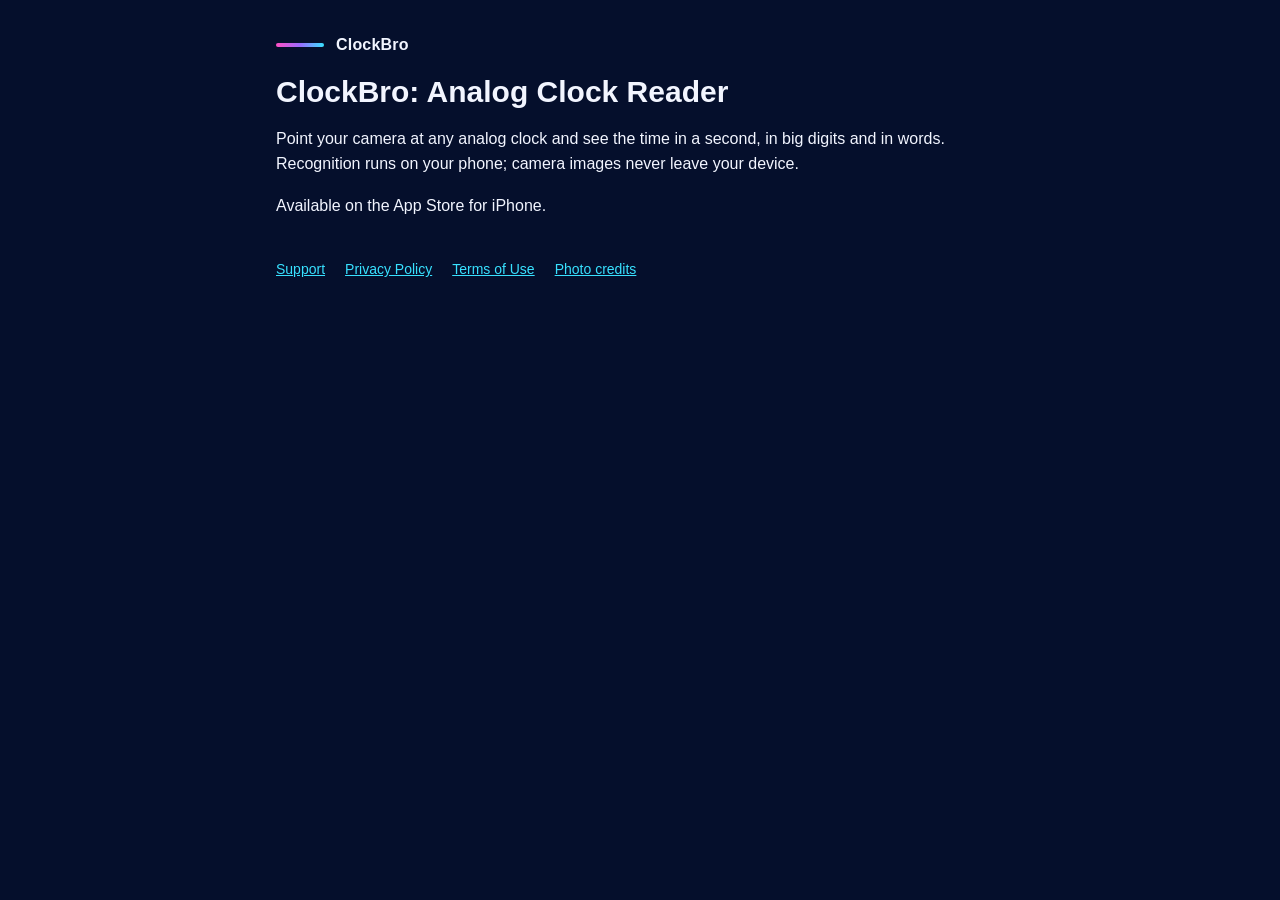
<file: clockbro/index.html>
<!doctype html>
<html lang="en">
<head>
  <meta charset="utf-8">
  <meta name="viewport" content="width=device-width, initial-scale=1">
  <title>ClockBro</title>
  <meta name="description" content="Point your camera at any analog clock and see the time.">
  <link rel="stylesheet" href="style.css">
</head>
<body>
<main>
  <header class="brand"><span class="bar"></span><a href="./">ClockBro</a></header>
  <h1>ClockBro: Analog Clock Reader</h1>
  <p>Point your camera at any analog clock and see the time in a second, in big digits and in words. Recognition runs on your phone; camera images never leave your device.</p>
  <p>Available on the App Store for iPhone.</p>
  <nav class="links">
    <a href="support/">Support</a>
    <a href="privacy/">Privacy Policy</a>
    <a href="terms/">Terms of Use</a>
    <a href="data-credits/">Photo credits</a>
  </nav>
</main>
</body>
</html>
</file>
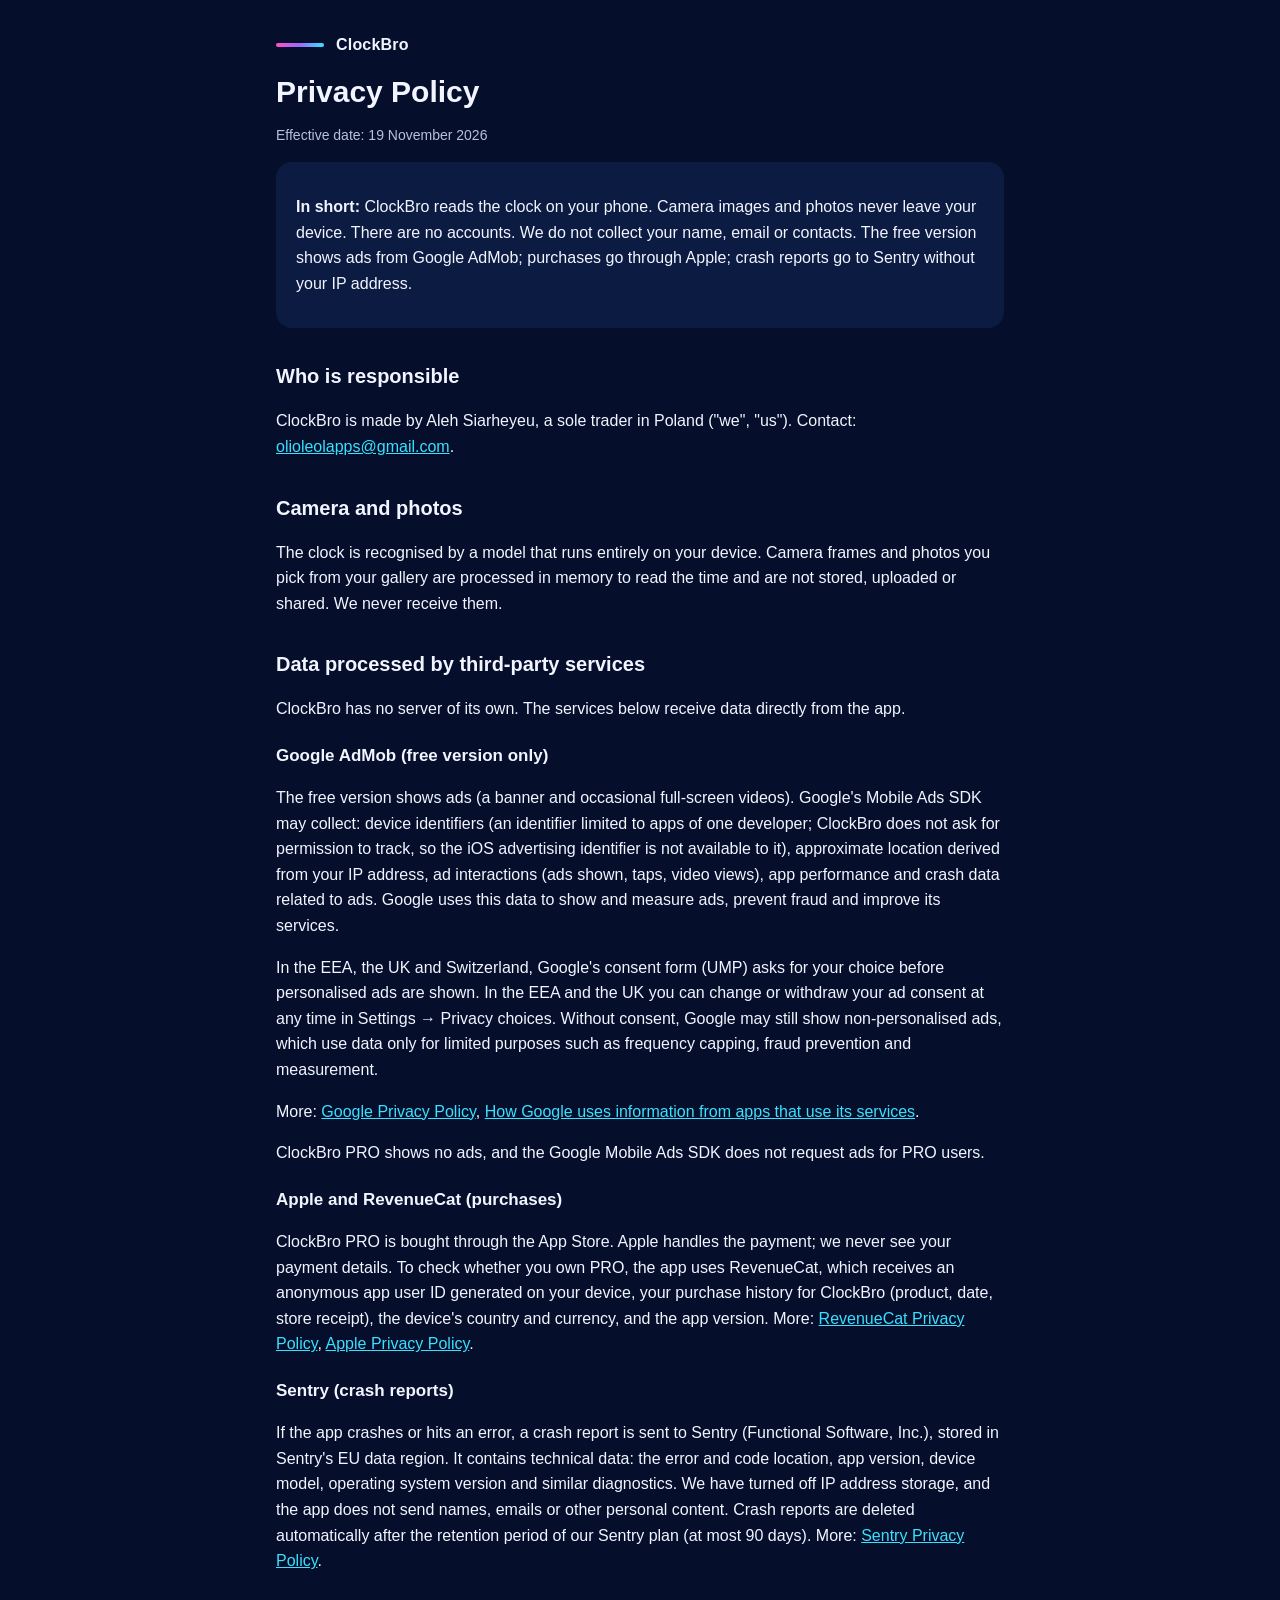
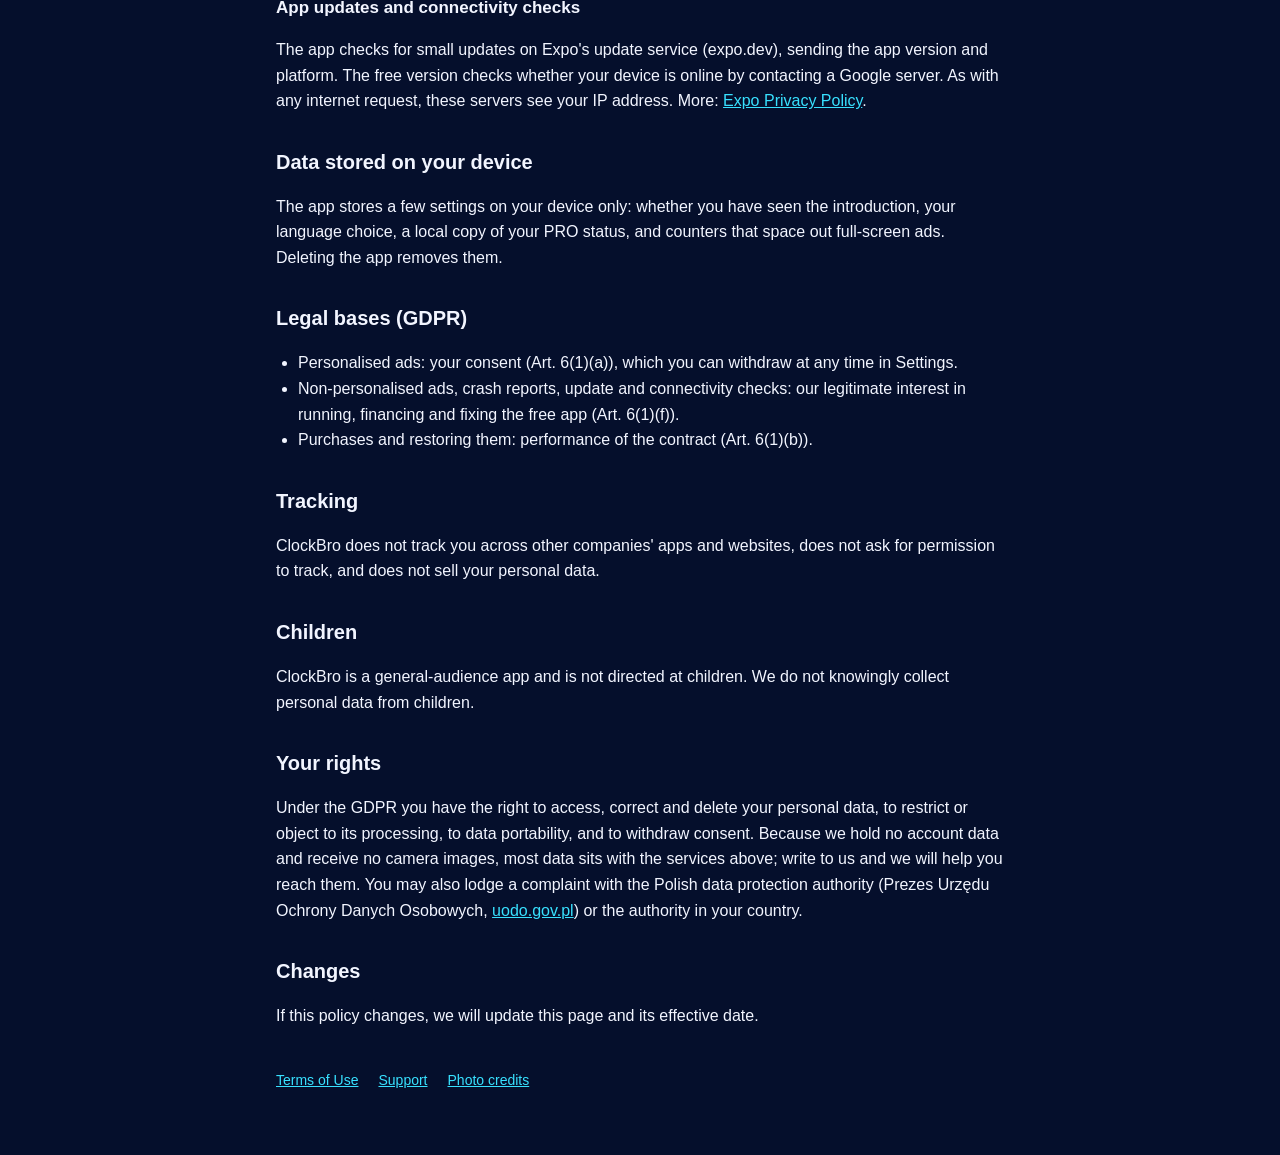
<file: clockbro/privacy/index.html>
<!doctype html>
<html lang="en">
<head>
  <meta charset="utf-8">
  <meta name="viewport" content="width=device-width, initial-scale=1">
  <title>ClockBro Privacy Policy</title>
  <meta name="description" content="How ClockBro handles your data.">
  <link rel="stylesheet" href="../style.css">
</head>
<body>
<main>
  <header class="brand"><span class="bar"></span><a href="../">ClockBro</a></header>
  <h1>Privacy Policy</h1>
  <p class="muted">Effective date: 19 November 2026</p>

  <div class="card">
    <p><strong>In short:</strong> ClockBro reads the clock on your phone. Camera images and photos never leave your device. There are no accounts. We do not collect your name, email or contacts. The free version shows ads from Google AdMob; purchases go through Apple; crash reports go to Sentry without your IP address.</p>
  </div>

  <h2>Who is responsible</h2>
  <p>ClockBro is made by Aleh Siarheyeu, a sole trader in Poland ("we", "us"). Contact: <a href="mailto:olioleolapps@gmail.com">olioleolapps@gmail.com</a>.</p>

  <h2>Camera and photos</h2>
  <p>The clock is recognised by a model that runs entirely on your device. Camera frames and photos you pick from your gallery are processed in memory to read the time and are not stored, uploaded or shared. We never receive them.</p>

  <h2>Data processed by third-party services</h2>
  <p>ClockBro has no server of its own. The services below receive data directly from the app.</p>

  <h3>Google AdMob (free version only)</h3>
  <p>The free version shows ads (a banner and occasional full-screen videos). Google's Mobile Ads SDK may collect: device identifiers (an identifier limited to apps of one developer; ClockBro does not ask for permission to track, so the iOS advertising identifier is not available to it), approximate location derived from your IP address, ad interactions (ads shown, taps, video views), app performance and crash data related to ads. Google uses this data to show and measure ads, prevent fraud and improve its services.</p>
  <p>In the EEA, the UK and Switzerland, Google's consent form (UMP) asks for your choice before personalised ads are shown. In the EEA and the UK you can change or withdraw your ad consent at any time in Settings → Privacy choices. Without consent, Google may still show non-personalised ads, which use data only for limited purposes such as frequency capping, fraud prevention and measurement.</p>
  <p>More: <a href="https://policies.google.com/privacy">Google Privacy Policy</a>, <a href="https://policies.google.com/technologies/partner-sites">How Google uses information from apps that use its services</a>.</p>
  <p>ClockBro PRO shows no ads, and the Google Mobile Ads SDK does not request ads for PRO users.</p>

  <h3>Apple and RevenueCat (purchases)</h3>
  <p>ClockBro PRO is bought through the App Store. Apple handles the payment; we never see your payment details. To check whether you own PRO, the app uses RevenueCat, which receives an anonymous app user ID generated on your device, your purchase history for ClockBro (product, date, store receipt), the device's country and currency, and the app version. More: <a href="https://www.revenuecat.com/privacy">RevenueCat Privacy Policy</a>, <a href="https://www.apple.com/legal/privacy/">Apple Privacy Policy</a>.</p>

  <h3>Sentry (crash reports)</h3>
  <p>If the app crashes or hits an error, a crash report is sent to Sentry (Functional Software, Inc.), stored in Sentry's EU data region. It contains technical data: the error and code location, app version, device model, operating system version and similar diagnostics. We have turned off IP address storage, and the app does not send names, emails or other personal content. Crash reports are deleted automatically after the retention period of our Sentry plan (at most 90 days). More: <a href="https://sentry.io/privacy/">Sentry Privacy Policy</a>.</p>

  <h3>App updates and connectivity checks</h3>
  <p>The app checks for small updates on Expo's update service (expo.dev), sending the app version and platform. The free version checks whether your device is online by contacting a Google server. As with any internet request, these servers see your IP address. More: <a href="https://expo.dev/privacy">Expo Privacy Policy</a>.</p>

  <h2>Data stored on your device</h2>
  <p>The app stores a few settings on your device only: whether you have seen the introduction, your language choice, a local copy of your PRO status, and counters that space out full-screen ads. Deleting the app removes them.</p>

  <h2>Legal bases (GDPR)</h2>
  <ul>
    <li>Personalised ads: your consent (Art. 6(1)(a)), which you can withdraw at any time in Settings.</li>
    <li>Non-personalised ads, crash reports, update and connectivity checks: our legitimate interest in running, financing and fixing the free app (Art. 6(1)(f)).</li>
    <li>Purchases and restoring them: performance of the contract (Art. 6(1)(b)).</li>
  </ul>

  <h2>Tracking</h2>
  <p>ClockBro does not track you across other companies' apps and websites, does not ask for permission to track, and does not sell your personal data.</p>

  <h2>Children</h2>
  <p>ClockBro is a general-audience app and is not directed at children. We do not knowingly collect personal data from children.</p>

  <h2>Your rights</h2>
  <p>Under the GDPR you have the right to access, correct and delete your personal data, to restrict or object to its processing, to data portability, and to withdraw consent. Because we hold no account data and receive no camera images, most data sits with the services above; write to us and we will help you reach them. You may also lodge a complaint with the Polish data protection authority (Prezes Urzędu Ochrony Danych Osobowych, <a href="https://uodo.gov.pl/">uodo.gov.pl</a>) or the authority in your country.</p>

  <h2>Changes</h2>
  <p>If this policy changes, we will update this page and its effective date.</p>

  <nav class="links">
    <a href="../terms/">Terms of Use</a>
    <a href="../support/">Support</a>
    <a href="../data-credits/">Photo credits</a>
  </nav>
</main>
</body>
</html>
</file>
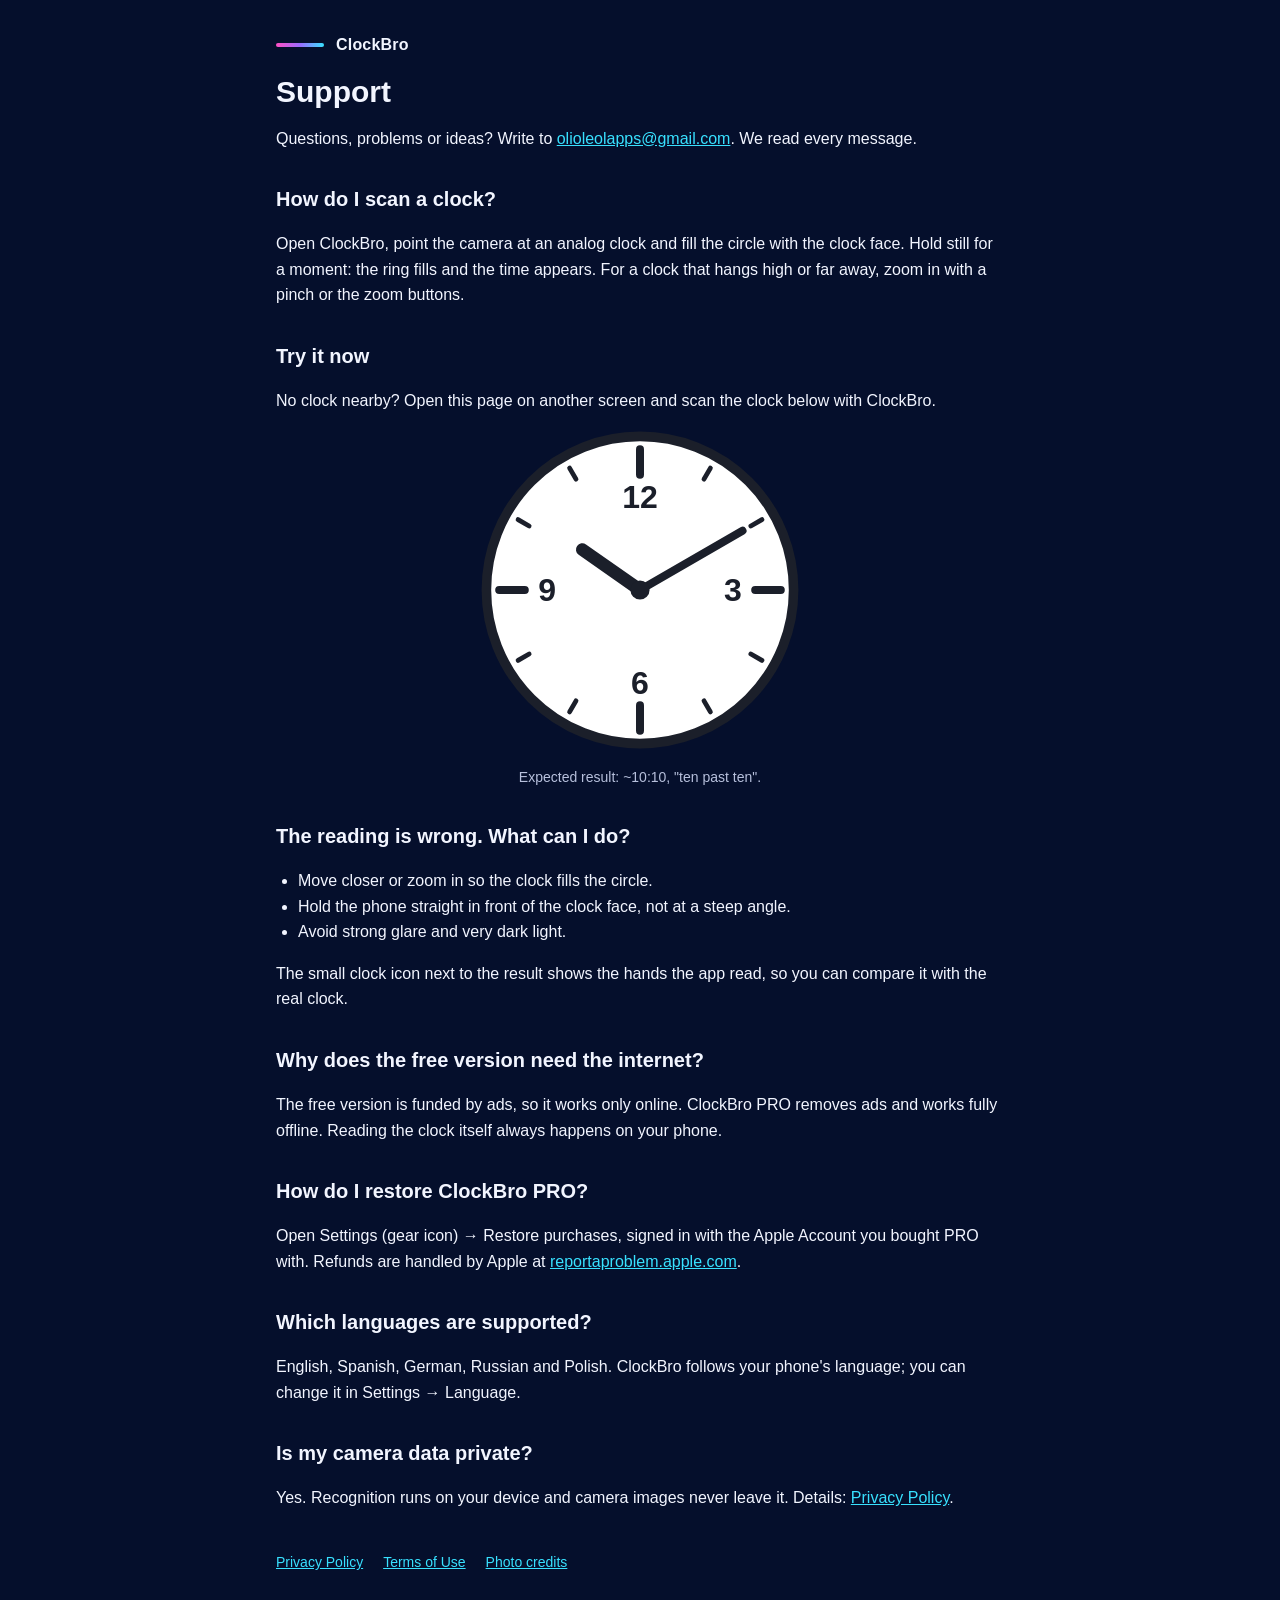
<file: clockbro/support/index.html>
<!doctype html>
<html lang="en">
<head>
  <meta charset="utf-8">
  <meta name="viewport" content="width=device-width, initial-scale=1">
  <title>ClockBro Support</title>
  <meta name="description" content="Help and contact for the ClockBro app.">
  <link rel="stylesheet" href="../style.css">
</head>
<body>
<main>
  <header class="brand"><span class="bar"></span><a href="../">ClockBro</a></header>
  <h1>Support</h1>
  <p>Questions, problems or ideas? Write to <a href="mailto:olioleolapps@gmail.com">olioleolapps@gmail.com</a>. We read every message.</p>

  <h2>How do I scan a clock?</h2>
  <p>Open ClockBro, point the camera at an analog clock and fill the circle with the clock face. Hold still for a moment: the ring fills and the time appears. For a clock that hangs high or far away, zoom in with a pinch or the zoom buttons.</p>

  <h2>Try it now</h2>
  <p>No clock nearby? Open this page on another screen and scan the clock below with ClockBro.</p>
  <svg class="clock" viewBox="0 0 200 200" role="img" aria-label="Test clock showing ten past ten">
    <circle cx="100" cy="100" r="96" fill="#ffffff" stroke="#1b1f2a" stroke-width="6"/>
    <g stroke="#1b1f2a" stroke-linecap="round">
      <line x1="100" y1="12" x2="100" y2="28" stroke-width="5"/>
      <line x1="100" y1="172" x2="100" y2="188" stroke-width="5"/>
      <line x1="12" y1="100" x2="28" y2="100" stroke-width="5"/>
      <line x1="172" y1="100" x2="188" y2="100" stroke-width="5"/>
      <g stroke-width="3">
        <line x1="144" y1="23.8" x2="140" y2="30.7"/>
        <line x1="176.2" y1="56" x2="169.3" y2="60"/>
        <line x1="176.2" y1="144" x2="169.3" y2="140"/>
        <line x1="144" y1="176.2" x2="140" y2="169.3"/>
        <line x1="56" y1="176.2" x2="60" y2="169.3"/>
        <line x1="23.8" y1="144" x2="30.7" y2="140"/>
        <line x1="23.8" y1="56" x2="30.7" y2="60"/>
        <line x1="56" y1="23.8" x2="60" y2="30.7"/>
      </g>
    </g>
    <g font-family="Helvetica, Arial, sans-serif" font-size="20" font-weight="700" fill="#1b1f2a" text-anchor="middle" dominant-baseline="central">
      <text x="100" y="42">12</text><text x="158" y="100">3</text><text x="100" y="158">6</text><text x="42" y="100">9</text>
    </g>
    <line x1="100" y1="100" x2="100" y2="56" stroke="#1b1f2a" stroke-width="8" stroke-linecap="round" transform="rotate(305 100 100)"/>
    <line x1="100" y1="100" x2="100" y2="26" stroke="#1b1f2a" stroke-width="5" stroke-linecap="round" transform="rotate(60 100 100)"/>
    <circle cx="100" cy="100" r="6" fill="#1b1f2a"/>
  </svg>
  <p class="muted" style="text-align:center">Expected result: ~10:10, "ten past ten".</p>

  <h2>The reading is wrong. What can I do?</h2>
  <ul>
    <li>Move closer or zoom in so the clock fills the circle.</li>
    <li>Hold the phone straight in front of the clock face, not at a steep angle.</li>
    <li>Avoid strong glare and very dark light.</li>
  </ul>
  <p>The small clock icon next to the result shows the hands the app read, so you can compare it with the real clock.</p>

  <h2>Why does the free version need the internet?</h2>
  <p>The free version is funded by ads, so it works only online. ClockBro PRO removes ads and works fully offline. Reading the clock itself always happens on your phone.</p>

  <h2>How do I restore ClockBro PRO?</h2>
  <p>Open Settings (gear icon) → Restore purchases, signed in with the Apple Account you bought PRO with. Refunds are handled by Apple at <a href="https://reportaproblem.apple.com/">reportaproblem.apple.com</a>.</p>

  <h2>Which languages are supported?</h2>
  <p>English, Spanish, German, Russian and Polish. ClockBro follows your phone's language; you can change it in Settings → Language.</p>

  <h2>Is my camera data private?</h2>
  <p>Yes. Recognition runs on your device and camera images never leave it. Details: <a href="../privacy/">Privacy Policy</a>.</p>

  <nav class="links">
    <a href="../privacy/">Privacy Policy</a>
    <a href="../terms/">Terms of Use</a>
    <a href="../data-credits/">Photo credits</a>
  </nav>
</main>
</body>
</html>
</file>
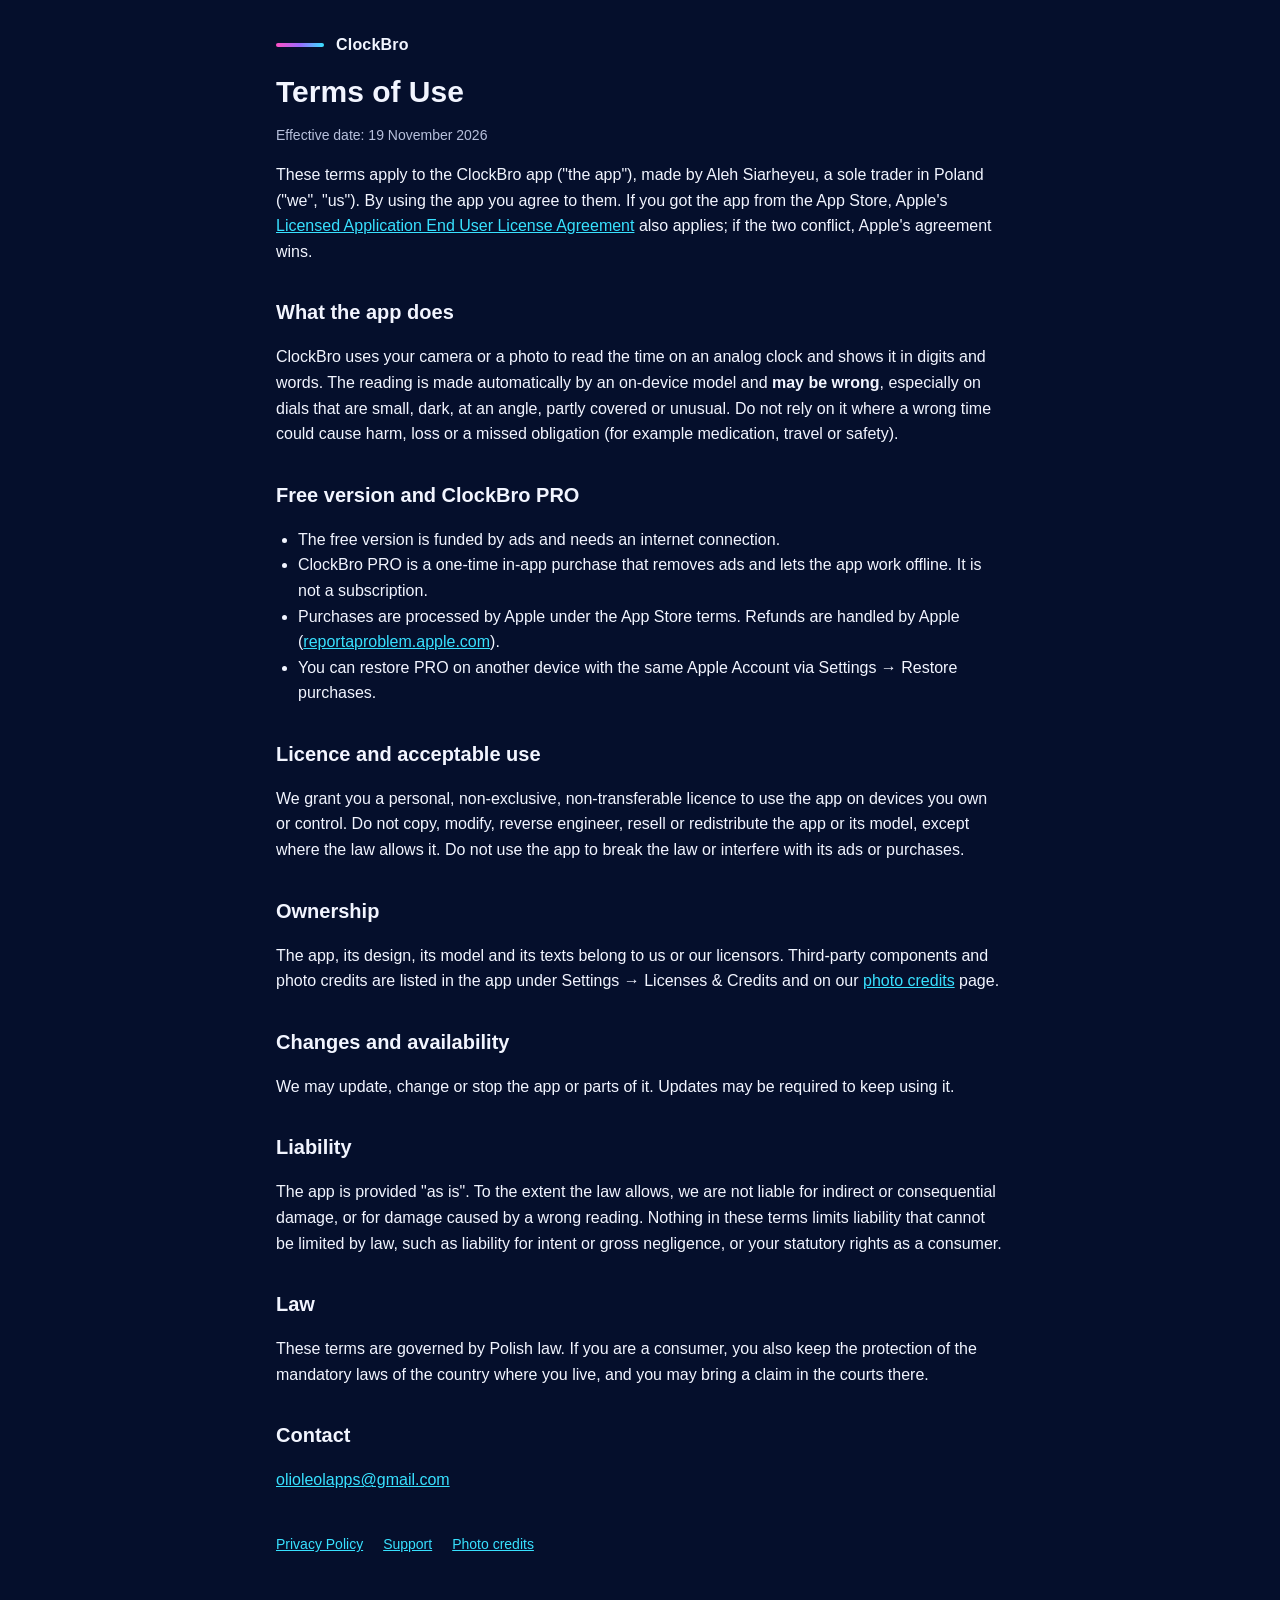
<file: clockbro/terms/index.html>
<!doctype html>
<html lang="en">
<head>
  <meta charset="utf-8">
  <meta name="viewport" content="width=device-width, initial-scale=1">
  <title>ClockBro Terms of Use</title>
  <meta name="description" content="Terms of Use for the ClockBro app.">
  <link rel="stylesheet" href="../style.css">
</head>
<body>
<main>
  <header class="brand"><span class="bar"></span><a href="../">ClockBro</a></header>
  <h1>Terms of Use</h1>
  <p class="muted">Effective date: 19 November 2026</p>

  <p>These terms apply to the ClockBro app ("the app"), made by Aleh Siarheyeu, a sole trader in Poland ("we", "us"). By using the app you agree to them. If you got the app from the App Store, Apple's <a href="https://www.apple.com/legal/internet-services/itunes/dev/stdeula/">Licensed Application End User License Agreement</a> also applies; if the two conflict, Apple's agreement wins.</p>

  <h2>What the app does</h2>
  <p>ClockBro uses your camera or a photo to read the time on an analog clock and shows it in digits and words. The reading is made automatically by an on-device model and <strong>may be wrong</strong>, especially on dials that are small, dark, at an angle, partly covered or unusual. Do not rely on it where a wrong time could cause harm, loss or a missed obligation (for example medication, travel or safety).</p>

  <h2>Free version and ClockBro PRO</h2>
  <ul>
    <li>The free version is funded by ads and needs an internet connection.</li>
    <li>ClockBro PRO is a one-time in-app purchase that removes ads and lets the app work offline. It is not a subscription.</li>
    <li>Purchases are processed by Apple under the App Store terms. Refunds are handled by Apple (<a href="https://reportaproblem.apple.com/">reportaproblem.apple.com</a>).</li>
    <li>You can restore PRO on another device with the same Apple Account via Settings → Restore purchases.</li>
  </ul>

  <h2>Licence and acceptable use</h2>
  <p>We grant you a personal, non-exclusive, non-transferable licence to use the app on devices you own or control. Do not copy, modify, reverse engineer, resell or redistribute the app or its model, except where the law allows it. Do not use the app to break the law or interfere with its ads or purchases.</p>

  <h2>Ownership</h2>
  <p>The app, its design, its model and its texts belong to us or our licensors. Third-party components and photo credits are listed in the app under Settings → Licenses &amp; Credits and on our <a href="../data-credits/">photo credits</a> page.</p>

  <h2>Changes and availability</h2>
  <p>We may update, change or stop the app or parts of it. Updates may be required to keep using it.</p>

  <h2>Liability</h2>
  <p>The app is provided "as is". To the extent the law allows, we are not liable for indirect or consequential damage, or for damage caused by a wrong reading. Nothing in these terms limits liability that cannot be limited by law, such as liability for intent or gross negligence, or your statutory rights as a consumer.</p>

  <h2>Law</h2>
  <p>These terms are governed by Polish law. If you are a consumer, you also keep the protection of the mandatory laws of the country where you live, and you may bring a claim in the courts there.</p>

  <h2>Contact</h2>
  <p><a href="mailto:olioleolapps@gmail.com">olioleolapps@gmail.com</a></p>

  <nav class="links">
    <a href="../privacy/">Privacy Policy</a>
    <a href="../support/">Support</a>
    <a href="../data-credits/">Photo credits</a>
  </nav>
</main>
</body>
</html>
</file>
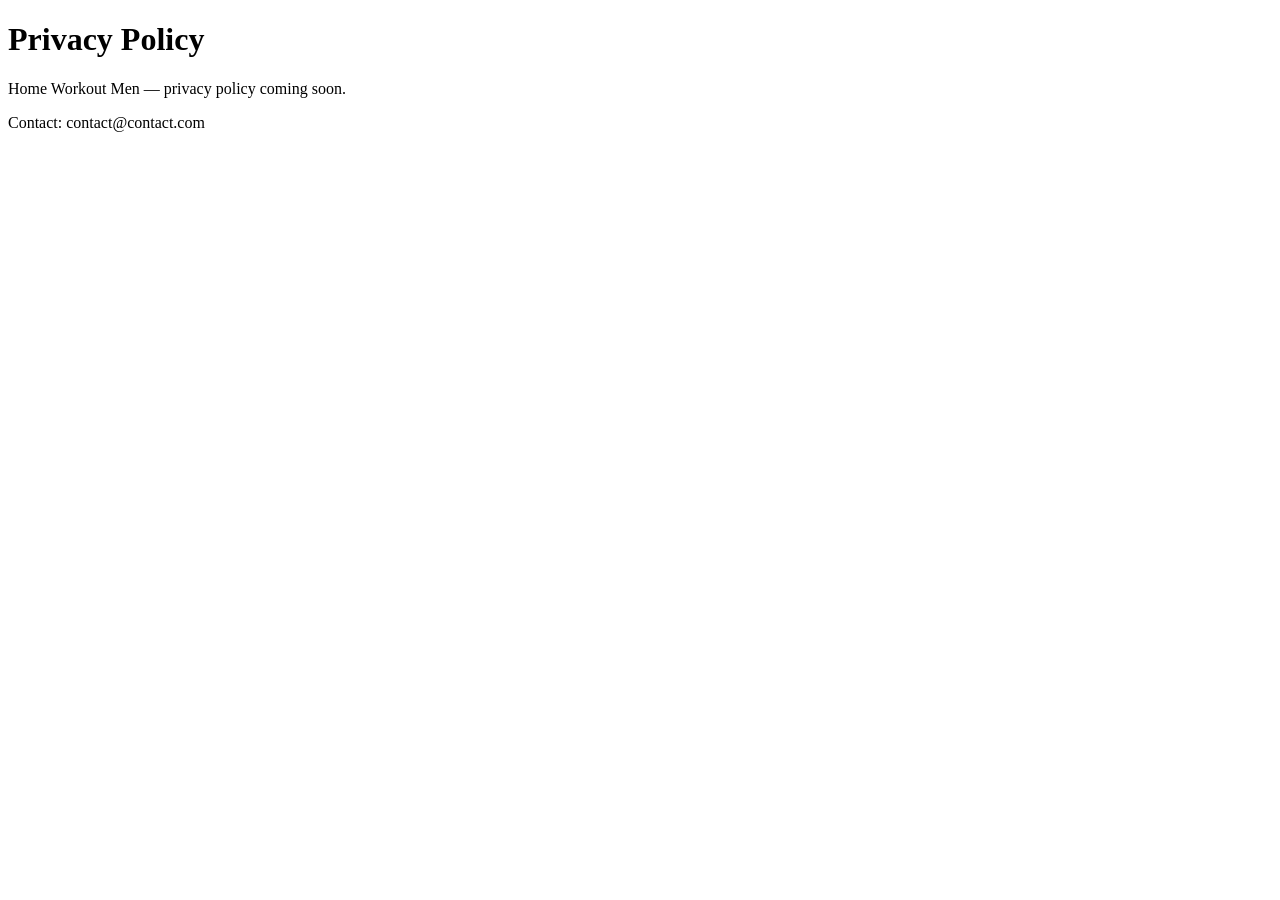
<file: homeworkoutmen/privacy.html>
<!doctype html>
<html lang="en">
  <head>
    <meta charset="utf-8" />
    <meta name="viewport" content="width=device-width, initial-scale=1" />
    <title>Privacy Policy — Home Workout Men</title>
  </head>
  <body>
    <h1>Privacy Policy</h1>
    <p>Home Workout Men — privacy policy coming soon.</p>
    <p>Contact: contact@contact.com</p>
  </body>
</html>
</file>
<file: clockbro/style.css>
:root {
  --bg: #050f2c;
  --surface: #0c1b42;
  --text: #f2f5ff;
  --muted: #b7c0dc;
  --link: #38e1ff;
  --accent: #ff4fc4;
  --blend: linear-gradient(90deg, #ff4fc4, #9a6bff, #38e1ff);
}
* { box-sizing: border-box; }
html { -webkit-text-size-adjust: 100%; }
body {
  margin: 0;
  background: var(--bg);
  color: var(--text);
  font: 16px/1.6 -apple-system, BlinkMacSystemFont, "Segoe UI", Roboto, Helvetica, Arial, sans-serif;
}
main { max-width: 760px; margin: 0 auto; padding: 32px 16px 64px; }
header.brand { display: flex; align-items: center; gap: 12px; margin-bottom: 8px; }
header.brand .bar { height: 4px; width: 48px; border-radius: 2px; background: var(--blend); }
header.brand a { color: var(--text); text-decoration: none; font-weight: 700; letter-spacing: 0.2px; }
h1 { font-size: 30px; line-height: 1.2; margin: 16px 0 4px; }
h2 { font-size: 20px; margin: 32px 0 8px; }
h3 { font-size: 17px; margin: 20px 0 4px; }
p, li { color: var(--text); }
.muted { color: var(--muted); font-size: 14px; }
a { color: var(--link); }
ul { padding-left: 22px; }
.card { background: var(--surface); border-radius: 16px; padding: 16px 20px; margin: 16px 0; }
nav.links { display: flex; flex-wrap: wrap; gap: 8px 20px; margin: 40px 0 0; font-size: 14px; }
table { width: 100%; border-collapse: collapse; font-size: 13px; }
th, td { text-align: left; padding: 6px 8px; border-bottom: 1px solid #152757; vertical-align: top; word-break: break-word; }
th { color: var(--muted); font-weight: 600; }
.table-wrap { overflow-x: auto; }
.clock { display: block; width: min(320px, 80vw); height: auto; margin: 16px auto; }
</file>
